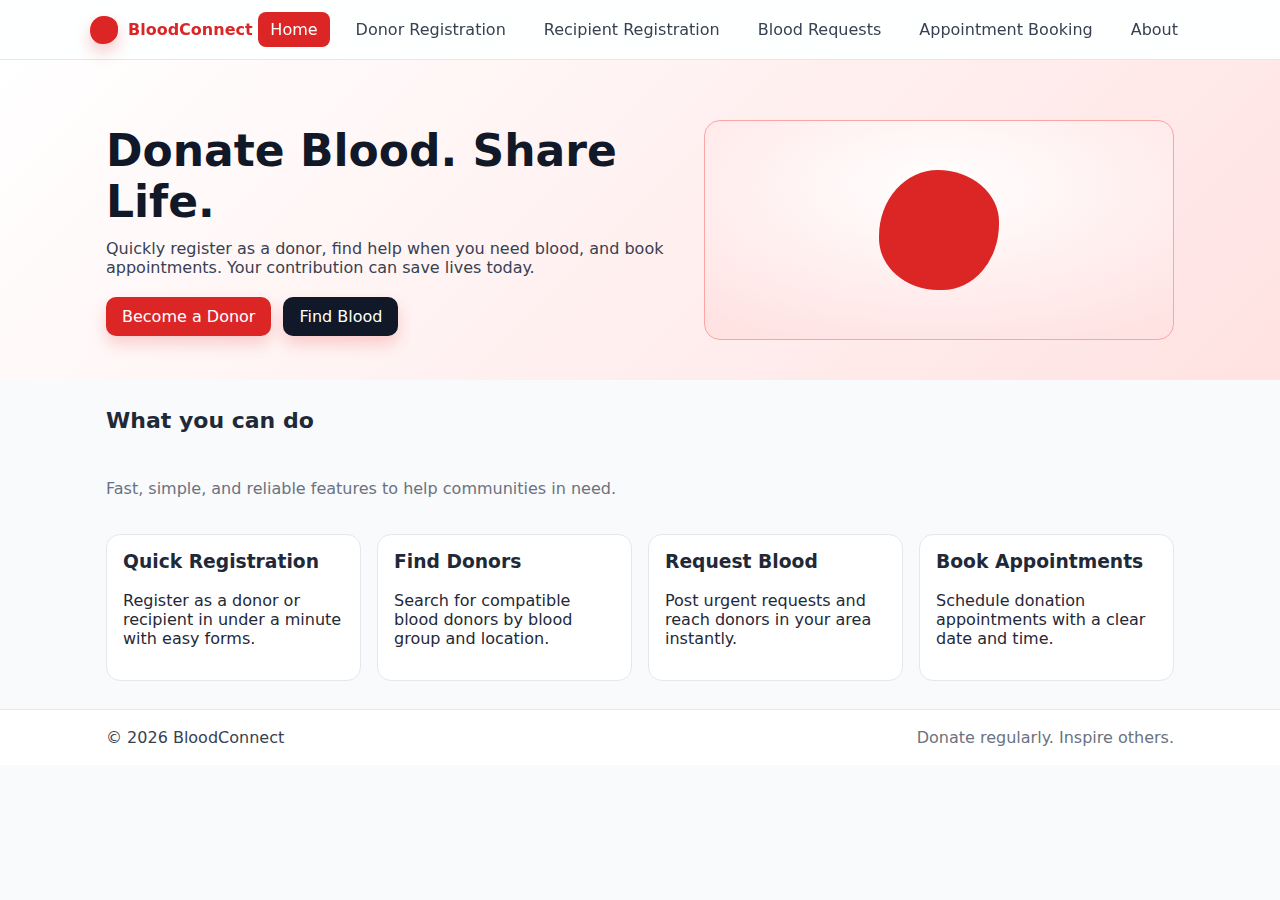
<file: index.html>
<!DOCTYPE html>
<html lang="en">
<head>
  <meta charset="UTF-8" />
  <meta name="viewport" content="width=device-width, initial-scale=1.0" />
  <title>BloodConnect | Donate Blood. Save Lives.</title>
  <link rel="stylesheet" href="assets/css/styles.css" />
  <meta name="description" content="Register as a blood donor or recipient, post requests, and book appointments." />
</head>
<body data-page="home">
  <header class="navbar">
    <div class="container nav-inner">
      <a class="brand" href="index.html"><span class="drop"></span> BloodConnect</a>
      <nav class="nav-links">
        <a href="index.html">Home</a>
        <a href="donor.html">Donor Registration</a>
        <a href="recipient.html">Recipient Registration</a>
        <a href="requests.html">Blood Requests</a>
        <a href="appointments.html">Appointment Booking</a>
        <a href="about.html">About</a>
      </nav>
    </div>
  </header>

  <main>
    <section class="hero">
      <div class="container hero-inner">
        <div>
          <h1>Donate Blood. Share Life.</h1>
          <p>Quickly register as a donor, find help when you need blood, and book appointments. Your contribution can save lives today.</p>
          <div class="cta">
            <a class="btn" href="donor.html">Become a Donor</a>
            <a class="btn secondary" href="requests.html">Find Blood</a>
          </div>
        </div>
        <div class="hero-visual">
          <div class="pulse" aria-hidden="true"></div>
        </div>
      </div>
    </section>

    <section>
      <div class="container stack-lg">
        <h2>What you can do</h2>
        <p class="muted">Fast, simple, and reliable features to help communities in need.</p>
        <div class="grid cols-4">
          <div class="card">
            <h3>Quick Registration</h3>
            <p>Register as a donor or recipient in under a minute with easy forms.</p>
          </div>
          <div class="card">
            <h3>Find Donors</h3>
            <p>Search for compatible blood donors by blood group and location.</p>
          </div>
          <div class="card">
            <h3>Request Blood</h3>
            <p>Post urgent requests and reach donors in your area instantly.</p>
          </div>
          <div class="card">
            <h3>Book Appointments</h3>
            <p>Schedule donation appointments with a clear date and time.</p>
          </div>
        </div>
      </div>
    </section>
  </main>

  <footer class="footer">
    <div class="container footer-inner">
      <div>© <span id="year"></span> BloodConnect</div>
      <div class="muted">Donate regularly. Inspire others.</div>
    </div>
  </footer>

  <script src="assets/js/app.js"></script>
  <script>
    document.getElementById('year').textContent = new Date().getFullYear();
  </script>
</body>
</html>
</file>
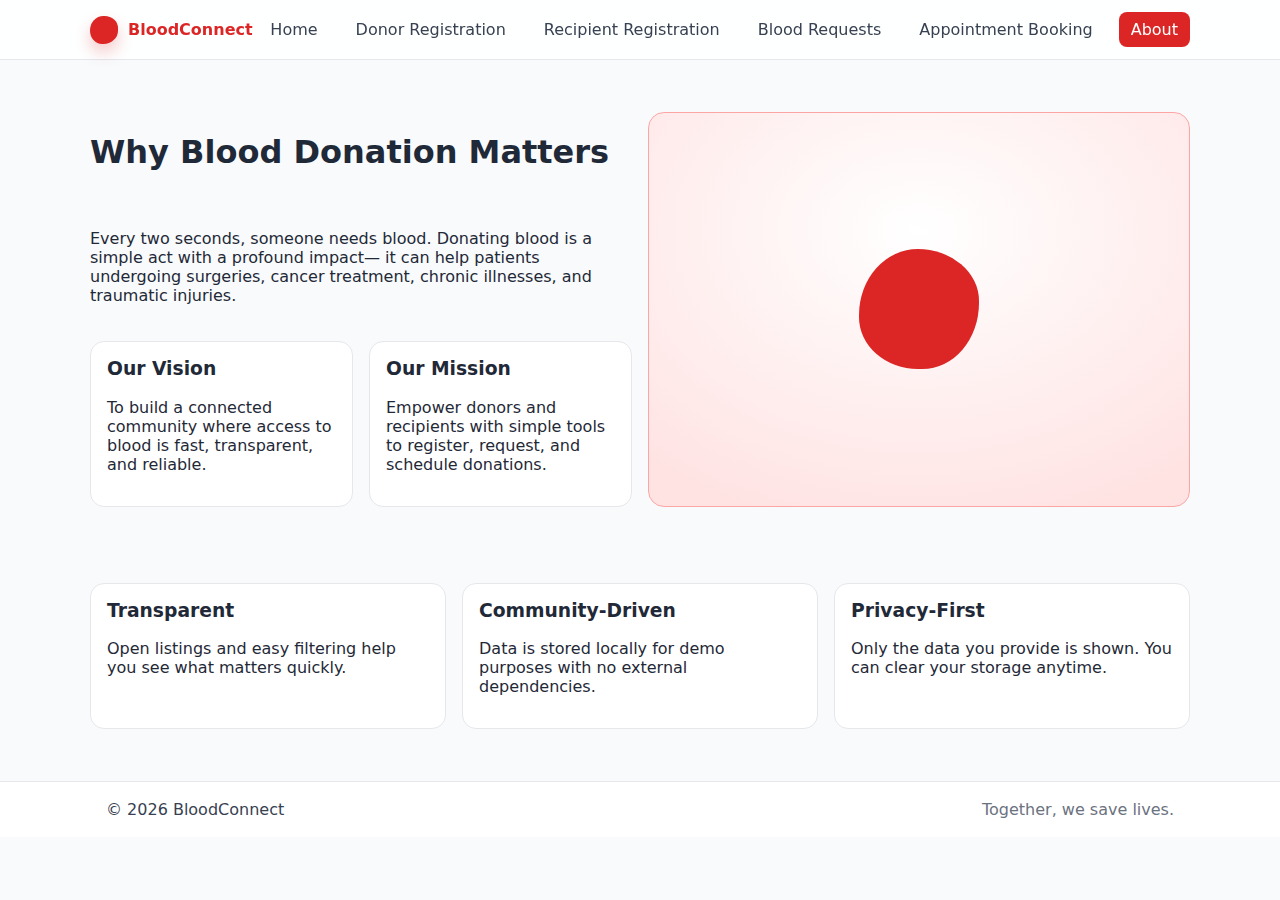
<file: about.html>
<!DOCTYPE html>
<html lang="en">
<head>
  <meta charset="UTF-8" />
  <meta name="viewport" content="width=device-width, initial-scale=1.0" />
  <title>About | BloodConnect</title>
  <link rel="stylesheet" href="assets/css/styles.css" />
</head>
<body>
  <header class="navbar">
    <div class="container nav-inner">
      <a class="brand" href="index.html"><span class="drop"></span> BloodConnect</a>
      <nav class="nav-links">
        <a href="index.html">Home</a>
        <a href="donor.html">Donor Registration</a>
        <a href="recipient.html">Recipient Registration</a>
        <a href="requests.html">Blood Requests</a>
        <a href="appointments.html">Appointment Booking</a>
        <a href="about.html">About</a>
      </nav>
    </div>
  </header>

  <main class="container stack-lg" style="padding: 24px 0;">
    <section class="grid cols-2">
      <div class="stack-lg">
        <h1>Why Blood Donation Matters</h1>
        <p>
          Every two seconds, someone needs blood. Donating blood is a simple act with a profound impact—
          it can help patients undergoing surgeries, cancer treatment, chronic illnesses, and traumatic injuries.
        </p>
        <div class="grid cols-2">
          <div class="card">
            <h3>Our Vision</h3>
            <p>To build a connected community where access to blood is fast, transparent, and reliable.</p>
          </div>
          <div class="card">
            <h3>Our Mission</h3>
            <p>Empower donors and recipients with simple tools to register, request, and schedule donations.</p>
          </div>
        </div>
      </div>
      <div class="hero-visual" style="min-height: 300px;">
        <div class="pulse" aria-hidden="true"></div>
      </div>
    </section>

    <section class="grid cols-3">
      <div class="card">
        <h3>Transparent</h3>
        <p>Open listings and easy filtering help you see what matters quickly.</p>
      </div>
      <div class="card">
        <h3>Community-Driven</h3>
        <p>Data is stored locally for demo purposes with no external dependencies.</p>
      </div>
      <div class="card">
        <h3>Privacy-First</h3>
        <p>Only the data you provide is shown. You can clear your storage anytime.</p>
      </div>
    </section>
  </main>

  <footer class="footer">
    <div class="container footer-inner">
      <div>© <span id="year"></span> BloodConnect</div>
      <div class="muted">Together, we save lives.</div>
    </div>
  </footer>

  <script src="assets/js/app.js"></script>
  <script>document.getElementById('year').textContent = new Date().getFullYear();</script>
</body>
</html>
</file>
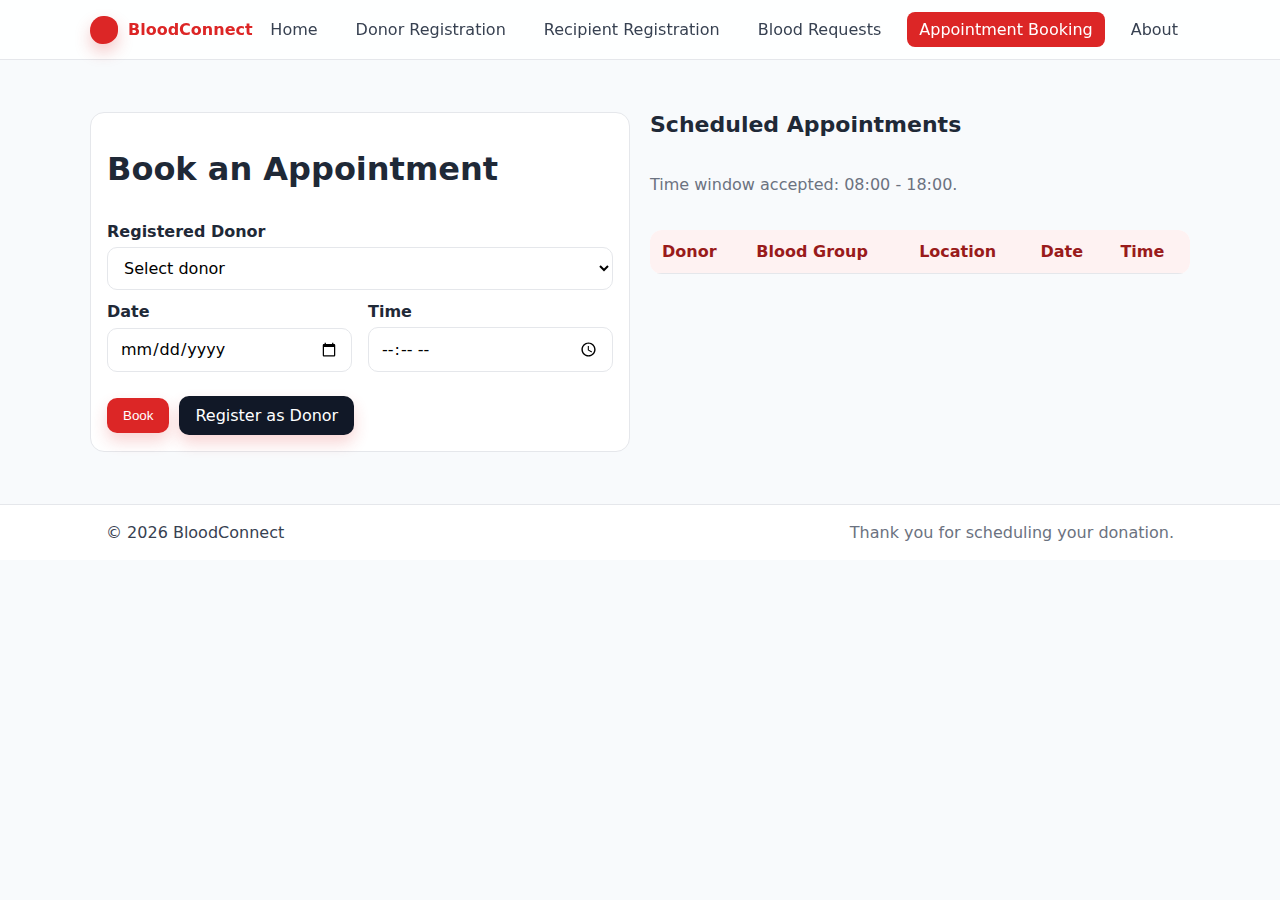
<file: appointments.html>
<!DOCTYPE html>
<html lang="en">
<head>
  <meta charset="UTF-8" />
  <meta name="viewport" content="width=device-width, initial-scale=1.0" />
  <title>Appointment Booking | BloodConnect</title>
  <link rel="stylesheet" href="assets/css/styles.css" />
</head>
<body data-page="appointments">
  <header class="navbar">
    <div class="container nav-inner">
      <a class="brand" href="index.html"><span class="drop"></span> BloodConnect</a>
      <nav class="nav-links">
        <a href="index.html">Home</a>
        <a href="donor.html">Donor Registration</a>
        <a href="recipient.html">Recipient Registration</a>
        <a href="requests.html">Blood Requests</a>
        <a href="appointments.html">Appointment Booking</a>
        <a href="about.html">About</a>
      </nav>
    </div>
  </header>

  <main class="container stack-lg" style="padding: 24px 0;">
    <section class="grid cols-2" style="align-items: start; gap: 20px;">
      <form id="appointment-form" class="card stack-md">
        <h1>Book an Appointment</h1>
        <div class="field">
          <label for="appointment-donor">Registered Donor</label>
          <select id="appointment-donor" name="donorId" required></select>
        </div>
        <div class="grid cols-2">
          <div class="field">
            <label for="appointment-date">Date</label>
            <input id="appointment-date" name="date" type="date" required />
          </div>
          <div class="field">
            <label for="appointment-time">Time</label>
            <input id="appointment-time" name="time" type="time" required />
          </div>
        </div>
        <div id="appointment-errors" class="error"></div>
        <div class="form-actions">
          <button class="btn" type="submit">Book</button>
          <a class="btn secondary" href="donor.html">Register as Donor</a>
        </div>
      </form>

      <div class="stack-lg">
        <div class="stack-md">
          <h2>Scheduled Appointments</h2>
          <p class="muted">Time window accepted: 08:00 - 18:00.</p>
        </div>
        <div class="table-wrap">
          <table>
            <thead>
              <tr>
                <th>Donor</th>
                <th>Blood Group</th>
                <th>Location</th>
                <th>Date</th>
                <th>Time</th>
              </tr>
            </thead>
            <tbody id="appointments-tbody"></tbody>
          </table>
        </div>
      </div>
    </section>
  </main>

  <footer class="footer">
    <div class="container footer-inner">
      <div>© <span id="year"></span> BloodConnect</div>
      <div class="muted">Thank you for scheduling your donation.</div>
    </div>
  </footer>

  <script src="assets/js/app.js"></script>
  <script>document.getElementById('year').textContent = new Date().getFullYear();</script>
</body>
</html>
</file>
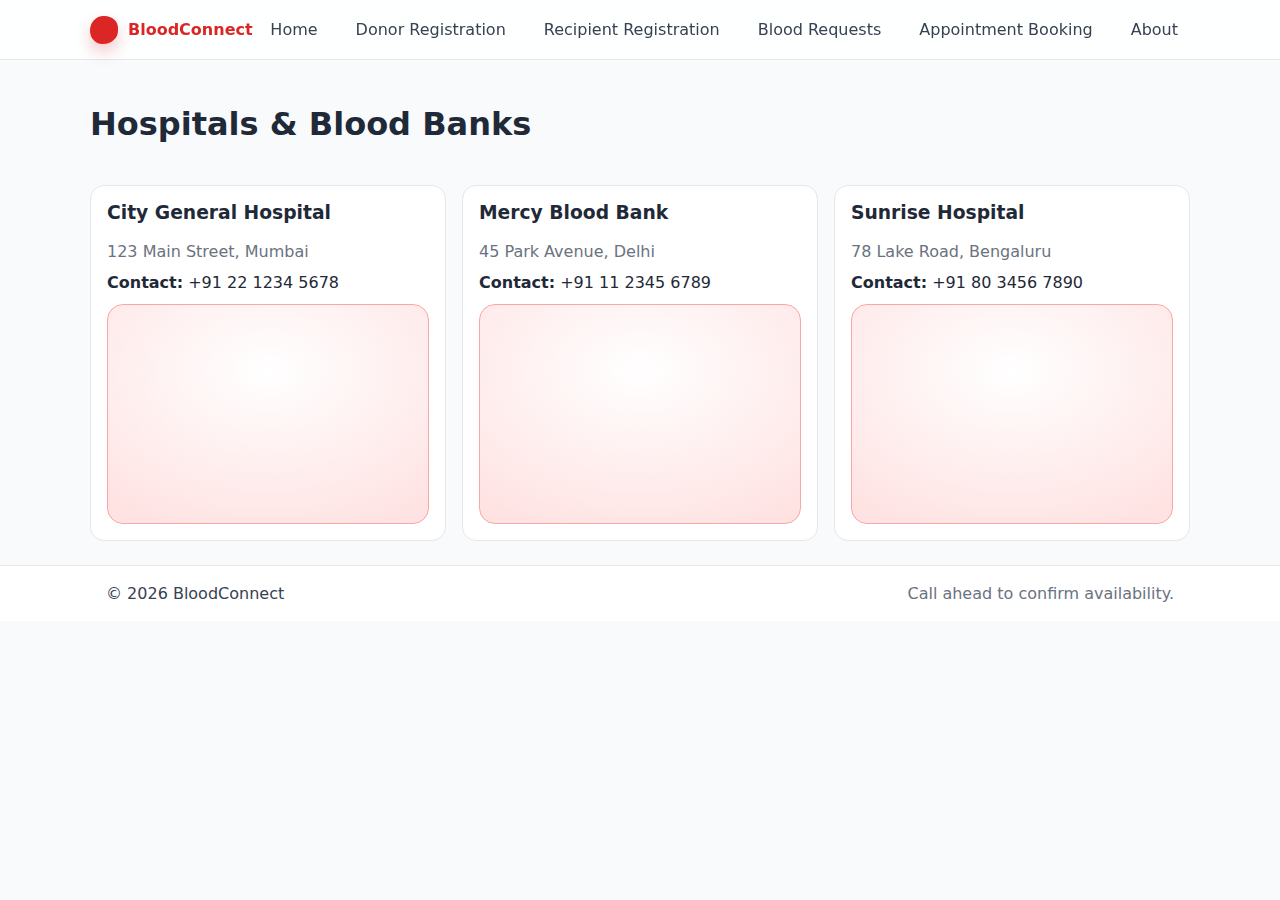
<file: directory.html>
<!DOCTYPE html>
<html lang="en">
<head>
  <meta charset="UTF-8" />
  <meta name="viewport" content="width=device-width, initial-scale=1.0" />
  <title>Hospital & Blood Bank Directory | BloodConnect</title>
  <link rel="stylesheet" href="assets/css/styles.css" />
</head>
<body>
  <header class="navbar">
    <div class="container nav-inner">
      <a class="brand" href="index.html"><span class="drop"></span> BloodConnect</a>
      <nav class="nav-links">
        <a href="index.html">Home</a>
        <a href="donor.html">Donor Registration</a>
        <a href="recipient.html">Recipient Registration</a>
        <a href="requests.html">Blood Requests</a>
        <a href="appointments.html">Appointment Booking</a>
        <a href="about.html">About</a>
      </nav>
    </div>
  </header>

  <main class="container stack-lg" style="padding: 24px 0;">
    <h1>Hospitals & Blood Banks</h1>

    <div class="grid cols-3">
      <div class="card stack-md">
        <div>
          <h3>City General Hospital</h3>
          <div class="muted">123 Main Street, Mumbai</div>
        </div>
        <div><strong>Contact:</strong> +91 22 1234 5678</div>
        <div class="hero-visual" style="padding:0; height: 220px;">
          <iframe title="City General Hospital Map" width="100%" height="100%" style="border:0; border-radius: 12px;" loading="lazy" allowfullscreen src="https://www.google.com/maps?q=City+General+Hospital+Mumbai&output=embed"></iframe>
        </div>
      </div>

      <div class="card stack-md">
        <div>
          <h3>Mercy Blood Bank</h3>
          <div class="muted">45 Park Avenue, Delhi</div>
        </div>
        <div><strong>Contact:</strong> +91 11 2345 6789</div>
        <div class="hero-visual" style="padding:0; height: 220px;">
          <iframe title="Mercy Blood Bank Map" width="100%" height="100%" style="border:0; border-radius: 12px;" loading="lazy" allowfullscreen src="https://www.google.com/maps?q=Blood+Bank+Delhi&output=embed"></iframe>
        </div>
      </div>

      <div class="card stack-md">
        <div>
          <h3>Sunrise Hospital</h3>
          <div class="muted">78 Lake Road, Bengaluru</div>
        </div>
        <div><strong>Contact:</strong> +91 80 3456 7890</div>
        <div class="hero-visual" style="padding:0; height: 220px;">
          <iframe title="Sunrise Hospital Map" width="100%" height="100%" style="border:0; border-radius: 12px;" loading="lazy" allowfullscreen src="https://www.google.com/maps?q=Sunrise+Hospital+Bengaluru&output=embed"></iframe>
        </div>
      </div>
    </div>
  </main>

  <footer class="footer">
    <div class="container footer-inner">
      <div>© <span id="year"></span> BloodConnect</div>
      <div class="muted">Call ahead to confirm availability.</div>
    </div>
  </footer>

  <script src="assets/js/app.js"></script>
  <script>document.getElementById('year').textContent = new Date().getFullYear();</script>
</body>
</html>
</file>
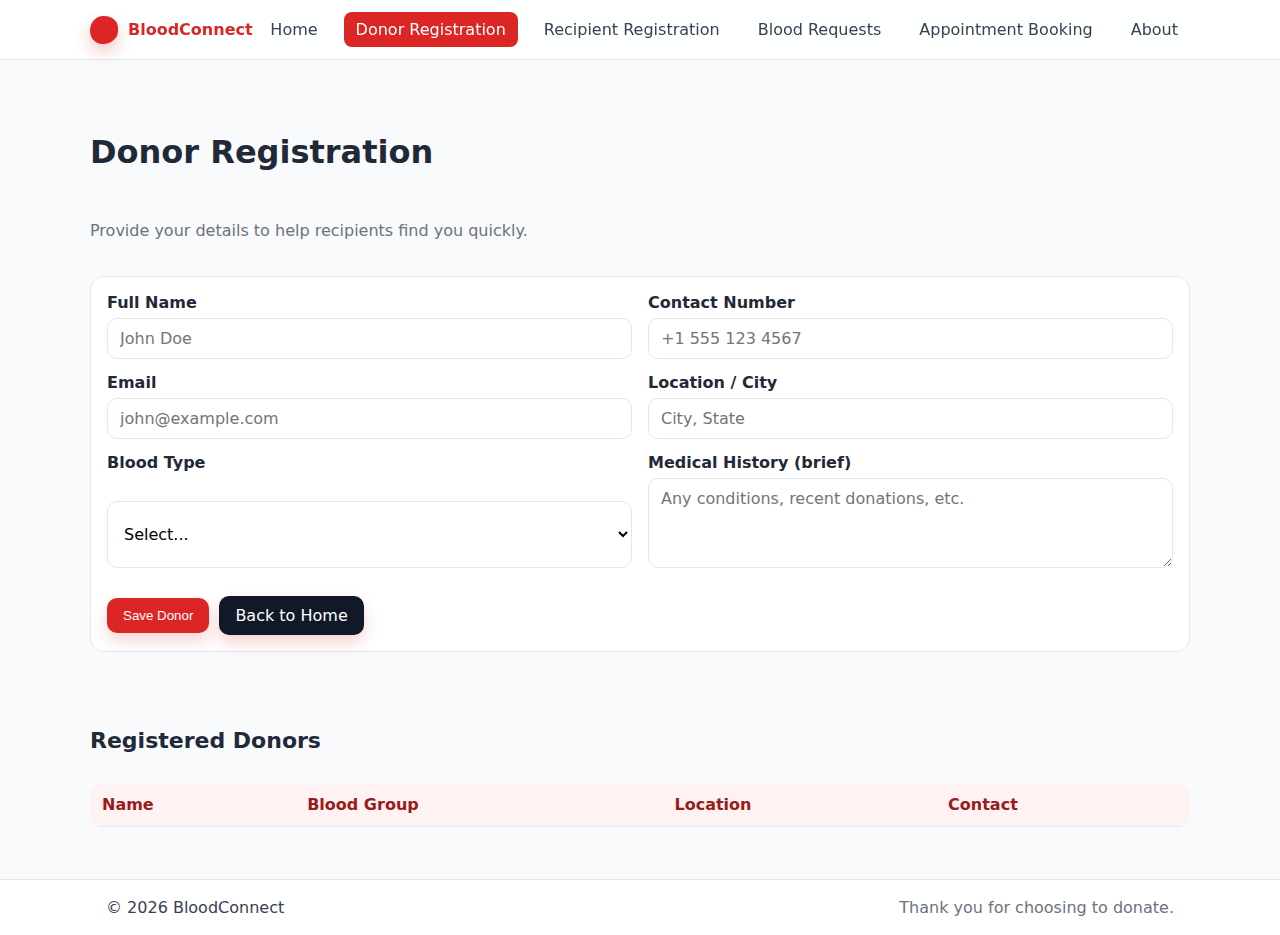
<file: donor.html>
<!DOCTYPE html>
<html lang="en">
<head>
  <meta charset="UTF-8" />
  <meta name="viewport" content="width=device-width, initial-scale=1.0" />
  <title>Donor Registration | BloodConnect</title>
  <link rel="stylesheet" href="assets/css/styles.css" />
</head>
<body data-page="donor">
  <header class="navbar">
    <div class="container nav-inner">
      <a class="brand" href="index.html"><span class="drop"></span> BloodConnect</a>
      <nav class="nav-links">
        <a href="index.html">Home</a>
        <a href="donor.html">Donor Registration</a>
        <a href="recipient.html">Recipient Registration</a>
        <a href="requests.html">Blood Requests</a>
        <a href="appointments.html">Appointment Booking</a>
        <a href="about.html">About</a>
      </nav>
    </div>
  </header>

  <main class="container stack-lg" style="padding: 24px 0;">
    <section class="stack-lg">
      <div class="stack-md">
        <h1>Donor Registration</h1>
        <p class="muted">Provide your details to help recipients find you quickly.</p>
      </div>

      <form id="donor-form" class="card">
        <div class="grid cols-2">
          <div class="field">
            <label for="name">Full Name</label>
            <input id="name" name="name" placeholder="John Doe" required />
          </div>
          <div class="field">
            <label for="contact">Contact Number</label>
            <input id="contact" name="contact" placeholder="+1 555 123 4567" required />
          </div>
        </div>
        <div class="grid cols-2">
          <div class="field">
            <label for="email">Email</label>
            <input id="email" name="email" type="email" placeholder="john@example.com" required />
          </div>
          <div class="field">
            <label for="location">Location / City</label>
            <input id="location" name="location" placeholder="City, State" required />
          </div>
        </div>
        <div class="grid cols-2">
          <div class="field">
            <label for="bloodType">Blood Type</label>
            <select id="bloodType" name="bloodType" required>
              <option value="">Select...</option>
              <option>O-</option>
              <option>O+</option>
              <option>A-</option>
              <option>A+</option>
              <option>B-</option>
              <option>B+</option>
              <option>AB-</option>
              <option>AB+</option>
            </select>
          </div>
          <div class="field">
            <label for="history">Medical History (brief)</label>
            <textarea id="history" name="medicalHistory" placeholder="Any conditions, recent donations, etc."></textarea>
          </div>
        </div>
        <div id="donor-errors" class="error"></div>
        <div class="form-actions">
          <button class="btn" type="submit">Save Donor</button>
          <a class="btn secondary" href="index.html">Back to Home</a>
        </div>
      </form>
    </section>

    <section class="stack-lg">
      <h2>Registered Donors</h2>
      <div class="table-wrap">
        <table>
          <thead>
            <tr>
              <th>Name</th>
              <th>Blood Group</th>
              <th>Location</th>
              <th>Contact</th>
            </tr>
          </thead>
          <tbody id="donor-tbody"></tbody>
        </table>
      </div>
    </section>
  </main>

  <footer class="footer">
    <div class="container footer-inner">
      <div>© <span id="year"></span> BloodConnect</div>
      <div class="muted">Thank you for choosing to donate.</div>
    </div>
  </footer>

  <script src="assets/js/app.js"></script>
  <script>document.getElementById('year').textContent = new Date().getFullYear();</script>
</body>
</html>
</file>
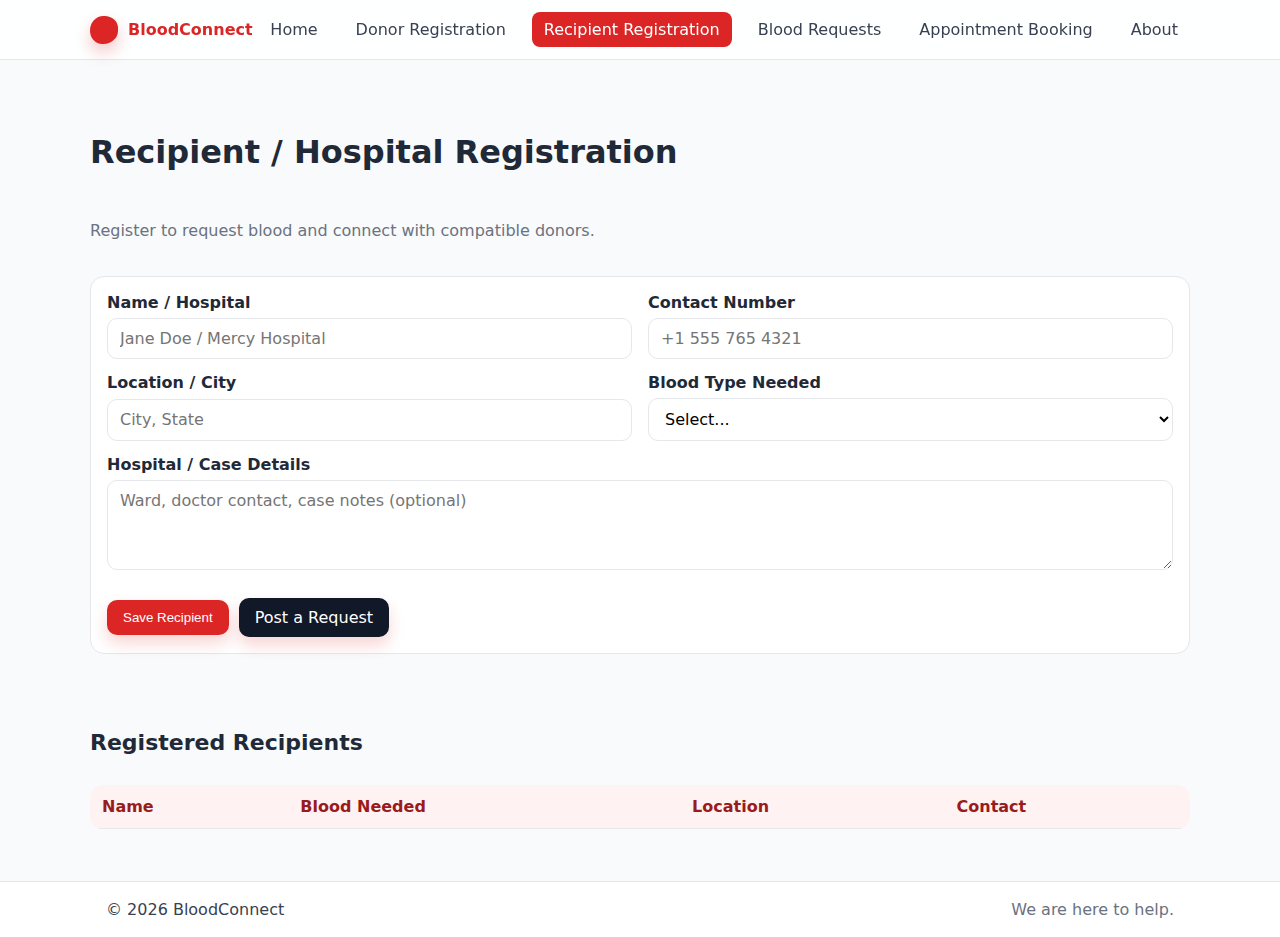
<file: recipient.html>
<!DOCTYPE html>
<html lang="en">
<head>
  <meta charset="UTF-8" />
  <meta name="viewport" content="width=device-width, initial-scale=1.0" />
  <title>Recipient Registration | BloodConnect</title>
  <link rel="stylesheet" href="assets/css/styles.css" />
</head>
<body data-page="recipient">
  <header class="navbar">
    <div class="container nav-inner">
      <a class="brand" href="index.html"><span class="drop"></span> BloodConnect</a>
      <nav class="nav-links">
        <a href="index.html">Home</a>
        <a href="donor.html">Donor Registration</a>
        <a href="recipient.html">Recipient Registration</a>
        <a href="requests.html">Blood Requests</a>
        <a href="appointments.html">Appointment Booking</a>
        <a href="about.html">About</a>
      </nav>
    </div>
  </header>

  <main class="container stack-lg" style="padding: 24px 0;">
    <section class="stack-lg">
      <div class="stack-md">
        <h1>Recipient / Hospital Registration</h1>
        <p class="muted">Register to request blood and connect with compatible donors.</p>
      </div>

      <form id="recipient-form" class="card">
        <div class="grid cols-2">
          <div class="field">
            <label for="name">Name / Hospital</label>
            <input id="name" name="name" placeholder="Jane Doe / Mercy Hospital" required />
          </div>
          <div class="field">
            <label for="contact">Contact Number</label>
            <input id="contact" name="contact" placeholder="+1 555 765 4321" required />
          </div>
        </div>
        <div class="grid cols-2">
          <div class="field">
            <label for="location">Location / City</label>
            <input id="location" name="location" placeholder="City, State" required />
          </div>
          <div class="field">
            <label for="bloodType">Blood Type Needed</label>
            <select id="bloodType" name="bloodType" required>
              <option value="">Select...</option>
              <option>O-</option>
              <option>O+</option>
              <option>A-</option>
              <option>A+</option>
              <option>B-</option>
              <option>B+</option>
              <option>AB-</option>
              <option>AB+</option>
            </select>
          </div>
        </div>
        <div class="field">
          <label for="details">Hospital / Case Details</label>
          <textarea id="details" name="details" placeholder="Ward, doctor contact, case notes (optional)"></textarea>
        </div>
        <div id="recipient-errors" class="error"></div>
        <div class="form-actions">
          <button class="btn" type="submit">Save Recipient</button>
          <a class="btn secondary" href="requests.html">Post a Request</a>
        </div>
      </form>
    </section>

    <section class="stack-lg">
      <h2>Registered Recipients</h2>
      <div class="table-wrap">
        <table>
          <thead>
            <tr>
              <th>Name</th>
              <th>Blood Needed</th>
              <th>Location</th>
              <th>Contact</th>
            </tr>
          </thead>
          <tbody id="recipient-tbody"></tbody>
        </table>
      </div>
    </section>
  </main>

  <footer class="footer">
    <div class="container footer-inner">
      <div>© <span id="year"></span> BloodConnect</div>
      <div class="muted">We are here to help.</div>
    </div>
  </footer>

  <script src="assets/js/app.js"></script>
  <script>document.getElementById('year').textContent = new Date().getFullYear();</script>
</body>
</html>
</file>
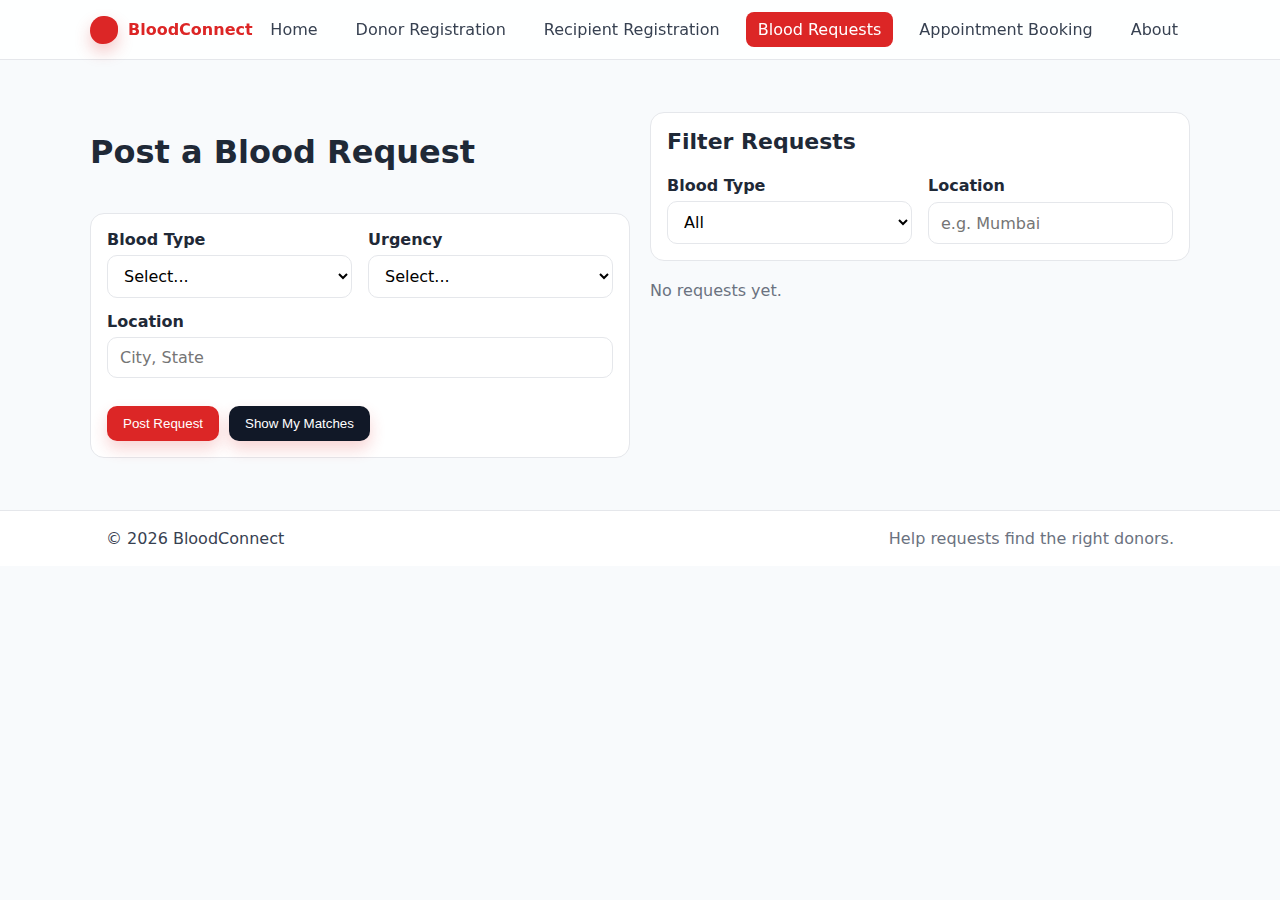
<file: requests.html>
<!DOCTYPE html>
<html lang="en">
<head>
  <meta charset="UTF-8" />
  <meta name="viewport" content="width=device-width, initial-scale=1.0" />
  <title>Blood Requests | BloodConnect</title>
  <link rel="stylesheet" href="assets/css/styles.css" />
</head>
<body data-page="requests">
  <header class="navbar">
    <div class="container nav-inner">
      <a class="brand" href="index.html"><span class="drop"></span> BloodConnect</a>
      <nav class="nav-links">
        <a href="index.html">Home</a>
        <a href="donor.html">Donor Registration</a>
        <a href="recipient.html">Recipient Registration</a>
        <a href="requests.html">Blood Requests</a>
        <a href="appointments.html">Appointment Booking</a>
        <a href="about.html">About</a>
      </nav>
    </div>
  </header>

  <main class="container" style="padding: 24px 0;">
    <section class="grid cols-2" style="align-items: start; gap: 20px;">
      <div class="stack-lg">
        <h1>Post a Blood Request</h1>
        <form id="request-form" class="card">
          <div class="grid cols-2">
            <div class="field">
              <label for="bloodType">Blood Type</label>
              <select id="bloodType" name="bloodType" required>
                <option value="">Select...</option>
                <option>O-</option>
                <option>O+</option>
                <option>A-</option>
                <option>A+</option>
                <option>B-</option>
                <option>B+</option>
                <option>AB-</option>
                <option>AB+</option>
              </select>
            </div>
            <div class="field">
              <label for="urgency">Urgency</label>
              <select id="urgency" name="urgency" required>
                <option value="">Select...</option>
                <option>Low</option>
                <option>Medium</option>
                <option>High</option>
                <option>Critical</option>
              </select>
            </div>
          </div>
          <div class="field">
            <label for="location">Location</label>
            <input id="location" name="location" placeholder="City, State" required />
          </div>
          <div id="request-errors" class="error"></div>
          <div class="form-actions">
            <button class="btn" type="submit">Post Request</button>
            <button class="btn secondary" type="button" id="btn-my-matches">Show My Matches</button>
          </div>
        </form>
      </div>

      <div class="stack-lg">
        <div class="card stack-md">
          <h2>Filter Requests</h2>
          <div class="grid cols-2">
            <div class="field">
              <label for="filter-blood">Blood Type</label>
              <select id="filter-blood">
                <option value="">All</option>
                <option>O-</option>
                <option>O+</option>
                <option>A-</option>
                <option>A+</option>
                <option>B-</option>
                <option>B+</option>
                <option>AB-</option>
                <option>AB+</option>
              </select>
            </div>
            <div class="field">
              <label for="filter-location">Location</label>
              <input id="filter-location" placeholder="e.g. Mumbai" />
            </div>
          </div>
        </div>
        <div id="requests-list" class="grid cols-2"></div>
      </div>
    </section>
  </main>

  <footer class="footer">
    <div class="container footer-inner">
      <div>© <span id="year"></span> BloodConnect</div>
      <div class="muted">Help requests find the right donors.</div>
    </div>
  </footer>

  <script src="assets/js/app.js"></script>
  <script>document.getElementById('year').textContent = new Date().getFullYear();</script>
</body>
</html>
</file>
<file: assets/css/styles.css>
/*
  Blood Donation Website - Shared Styles
  - Responsive layout using Flexbox/Grid
  - Reusable components: navbar, footer, buttons, forms, cards, tables
*/

/* CSS Reset and base */
* {
  box-sizing: border-box;
}
html, body {
  margin: 0;
  padding: 0;
  height: 100%;
  font-family: system-ui, -apple-system, Segoe UI, Roboto, Helvetica, Arial, sans-serif;
  color: #1f2937;
  background: #f8fafc;
}

:root {
  --brand: #dc2626; /* red-600 */
  --brand-dark: #b91c1c; /* red-700 */
  --brand-light: #fecaca; /* red-200 */
  --ink: #111827; /* gray-900 */
  --muted: #6b7280; /* gray-500 */
  --bg: #f8fafc; /* slate-50 */
  --card: #ffffff;
  --ring: #ef4444; /* red-500 */
  --ok: #16a34a;
  --warn: #f59e0b;
}

.container {
  width: 100%;
  max-width: 1100px;
  margin: 0 auto;
  padding: 0 16px;
}

/* Navbar */
.navbar {
  position: sticky;
  top: 0;
  z-index: 50;
  background: rgba(255, 255, 255, 0.85);
  backdrop-filter: blur(8px);
  border-bottom: 1px solid #e5e7eb;
}
.nav-inner {
  display: flex;
  align-items: center;
  justify-content: space-between;
  padding: 12px 0;
}
.brand {
  display: flex;
  align-items: center;
  gap: 10px;
  font-weight: 800;
  color: var(--brand);
  text-decoration: none;
}
.brand .drop {
  width: 28px;
  height: 28px;
  background: var(--brand);
  border-radius: 50% 50% 55% 45% / 55% 45% 50% 50%;
  box-shadow: 0 8px 16px rgba(220, 38, 38, 0.25);
}
.nav-links {
  display: flex;
  gap: 14px;
}
.nav-links a {
  color: #374151;
  text-decoration: none;
  padding: 8px 12px;
  border-radius: 8px;
  transition: background 160ms ease, color 160ms ease, transform 120ms ease;
}
.nav-links a:hover {
  background: var(--brand-light);
  color: var(--brand-dark);
}
.nav-links a.active {
  background: var(--brand);
  color: white;
}

/* Hero */
.hero {
  background: linear-gradient(135deg, #fff 0%, #ffe2e2 100%);
  padding: 60px 0 40px;
}
.hero-inner {
  display: grid;
  grid-template-columns: 1.1fr 0.9fr;
  gap: 24px;
  align-items: center;
}
.hero h1 {
  font-size: clamp(28px, 4vw, 44px);
  margin: 0 0 12px 0;
  color: var(--ink);
}
.hero p {
  color: #374151;
  margin: 0 0 20px 0;
}
.hero .cta {
  display: inline-flex;
  gap: 12px;
}
.btn {
  background: var(--brand);
  color: white;
  border: none;
  padding: 10px 16px;
  border-radius: 10px;
  cursor: pointer;
  text-decoration: none;
  display: inline-flex;
  align-items: center;
  gap: 8px;
  box-shadow: 0 8px 16px rgba(220, 38, 38, 0.2);
  transition: transform 120ms ease, box-shadow 120ms ease, background 120ms ease;
}
.btn:hover { transform: translateY(-1px); box-shadow: 0 10px 22px rgba(220, 38, 38, 0.25);} 
.btn.secondary { background: #111827; }
.btn.secondary:hover { background: #0b1220; }

.hero-visual {
  min-height: 220px;
  background: radial-gradient(80% 80% at 50% 30%, #fff, #ffe2e2);
  border-radius: 16px;
  border: 1px solid #fca5a5;
  display: grid;
  place-items: center;
}
.pulse {
  width: 120px;
  height: 120px;
  background: var(--brand);
  border-radius: 50% 52% 48% 50% / 56% 44% 56% 44%;
  animation: beat 1.5s infinite ease-in-out;
  box-shadow: 0 0 0 0 rgba(220, 38, 38, 0.5);
}
@keyframes beat {
  0% { transform: scale(1); box-shadow: 0 0 0 0 rgba(220, 38, 38, 0.5); }
  70% { transform: scale(1.06); box-shadow: 0 0 0 25px rgba(220, 38, 38, 0); }
  100% { transform: scale(1); box-shadow: 0 0 0 0 rgba(220, 38, 38, 0); }
}

/* Highlights */
.grid {
  display: grid;
  gap: 16px;
}
.grid.cols-4 { grid-template-columns: repeat(4, 1fr); }
.grid.cols-3 { grid-template-columns: repeat(3, 1fr); }
.grid.cols-2 { grid-template-columns: repeat(2, 1fr); }

.card {
  background: var(--card);
  border: 1px solid #e5e7eb;
  border-radius: 14px;
  padding: 16px;
  transition: transform 140ms ease, box-shadow 140ms ease;
}
.card:hover { transform: translateY(-2px); box-shadow: 0 10px 22px rgba(0,0,0,0.06); }
.card h3 { margin-top: 0; }

/* Sections */
section { padding: 28px 0; }
section h2 { margin: 0 0 10px 0; font-size: 22px; }
.muted { color: var(--muted); }

/* Forms */
form {
  display: grid;
  gap: 14px;
}
.field {
  display: grid;
  gap: 6px;
}
label { font-weight: 600; }
input, select, textarea {
  padding: 10px 12px;
  border: 1px solid #e5e7eb;
  border-radius: 10px;
  outline: none;
  font: inherit;
  background: white;
}
textarea { min-height: 90px; resize: vertical; }
input:focus, select:focus, textarea:focus { border-color: var(--ring); box-shadow: 0 0 0 4px rgba(239, 68, 68, 0.12); }
.error { color: var(--brand-dark); font-size: 13px; }

.form-actions {
  display: flex;
  gap: 10px;
  align-items: center;
}

/* Table */
.table-wrap { overflow-x: auto; }
table { width: 100%; border-collapse: collapse; background: white; border-radius: 12px; overflow: hidden; }
th, td { padding: 12px; border-bottom: 1px solid #e5e7eb; text-align: left; }
th { background: #fef2f2; color: #991b1b; }
tbody tr:hover { background: #fff7f7; }

/* Footer */
.footer { border-top: 1px solid #e5e7eb; padding: 18px 0; color: #374151; background: #fff; }
.footer-inner { display: flex; justify-content: space-between; align-items: center; }

/* Utilities */
.stack-md { display: grid; gap: 12px; }
.stack-lg { display: grid; gap: 20px; }
.hidden { display: none !important; }
.chip { display: inline-block; padding: 4px 10px; background: #fee2e2; color: #991b1b; border-radius: 999px; font-size: 12px; }

/* Responsive */
@media (max-width: 900px) {
  .hero-inner { grid-template-columns: 1fr; }
  .grid.cols-4 { grid-template-columns: repeat(2, 1fr); }
}
@media (max-width: 620px) {
  .nav-inner { flex-direction: column; gap: 10px; }
  .grid.cols-3, .grid.cols-2 { grid-template-columns: 1fr; }
}
</file>
